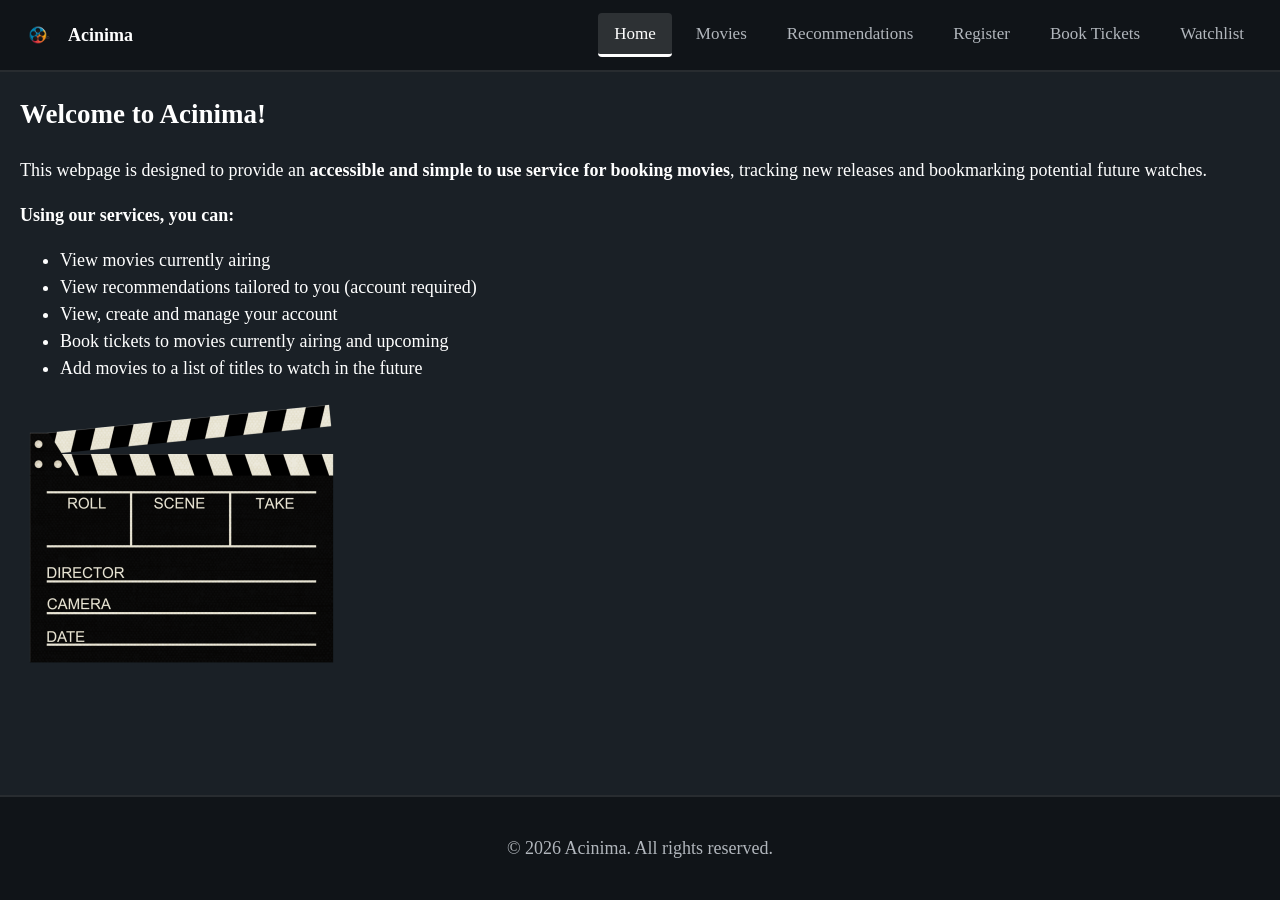
<file: index.html>
<!DOCTYPE html>
<html lang="en">
<head>
    <meta charset="UTF-8">
    <meta name="viewport" content="width=device-width, initial-scale=1.0">
    <title>Home</title>
    <link rel="stylesheet" href="css/style.css">
    <script src="js/script.js"></script>
</head>
<body>
    <header>
        <div class="logo">
            <img src="images/icon.png" alt="Acinima Logo">
            <span>Acinima</span>
        </div>
        <!-- hamburger button for mobile/tablet nav -->
        <button class="hamburger" id="hamburger-btn">
            <span></span>
            <span></span>
            <span></span>
        </button>
        <!-- Navigation -->
        <!-- add class="nav-item active" for current page -->
        <nav class="nav" id="nav-bar">
            <ul>
                <li><a href="index.html" class="nav-item active">Home</a></li>
                <li><a href="movies.html" class="nav-item">Movies</a></li>
                <li><a href="recommend.html" class="nav-item">Recommendations</a></li>
                <li><a href="register.html" class="nav-item">Register</a></li>
                <li><a href="booking.html" class="nav-item">Book Tickets</a></li>
                <li><a href="watchlist.html" class="nav-item">Watchlist</a></li>
            </ul>
        </nav>
    </header> 
    <!-- Main content -->
    <main>
        <!-- add classes and ids as nessesary -->
        <section>
            <h2>Welcome to Acinima!</h2>
            <p>This webpage is designed to provide an <strong>accessible and simple to use service for booking movies</strong>, tracking new releases and bookmarking potential future watches.</p>
            <p><strong>Using our services, you can:</strong></p>
            <ul>
            <li>View movies currently airing</li>
            <li>View recommendations tailored to you (account required)</li>
            <li>View, create and manage your account</li>
            <li>Book tickets to movies currently airing and upcoming</li>
            <li>Add movies to a list of titles to watch in the future</li>
            </ul>
            <img src="images/clapperboard.png" alt="Film clapper board">
        </section>
    </main>
    <footer>
        <p>&copy; 2026 Acinima. All rights reserved.</p>
    </footer>
</body>
</html>
</file>
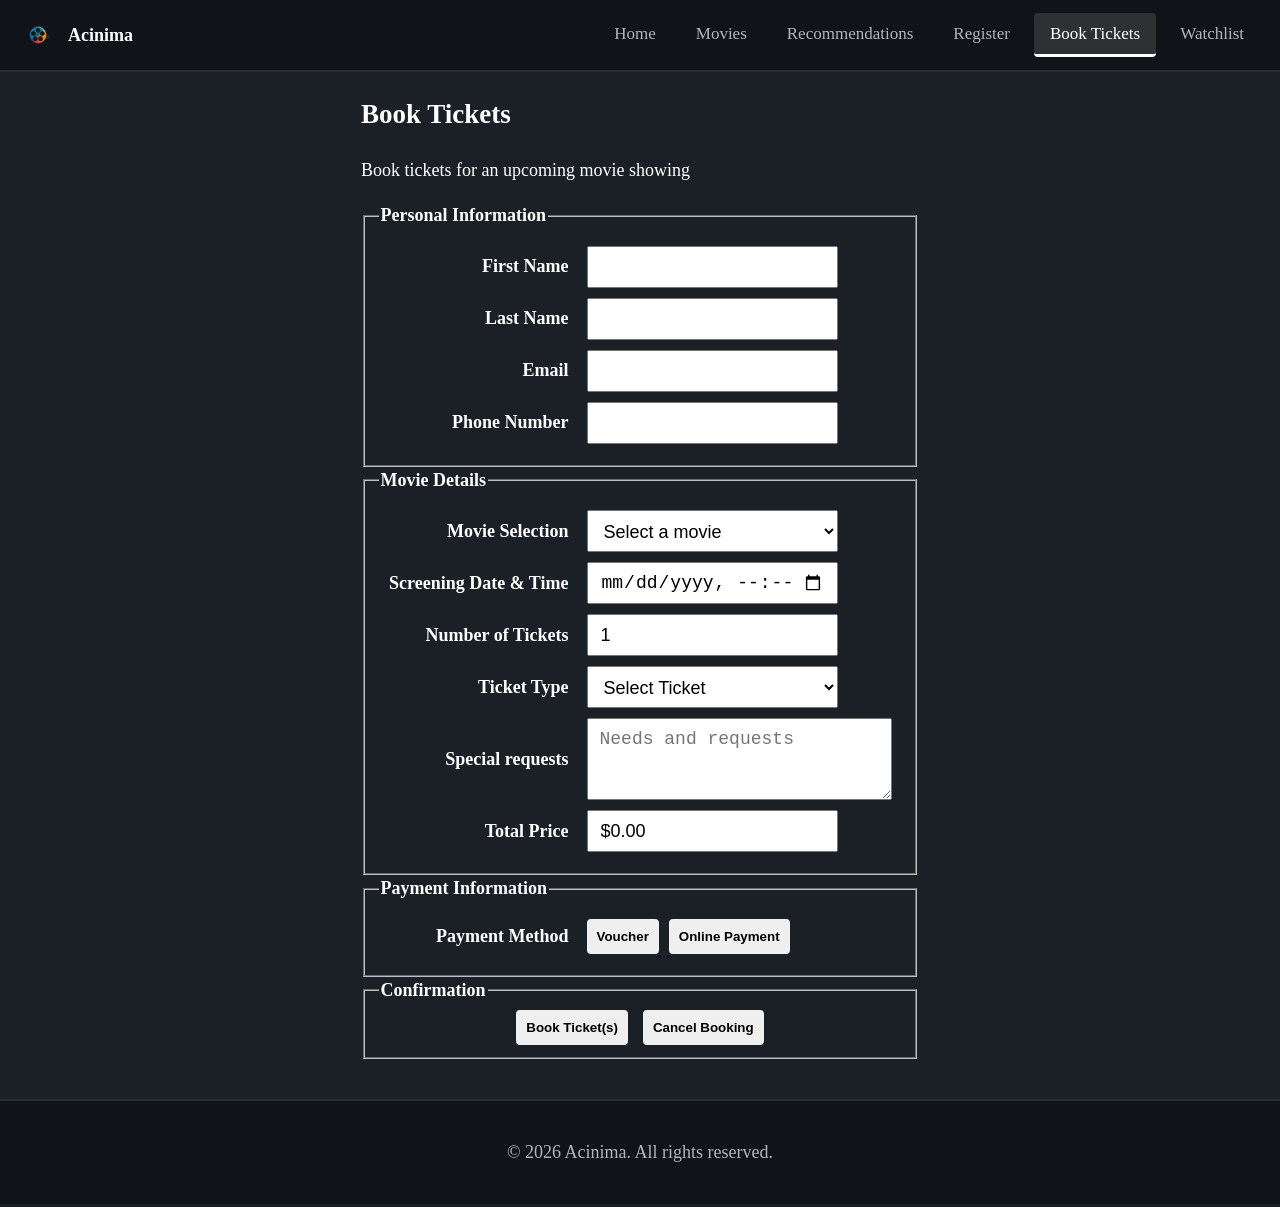
<file: booking.html>
<!DOCTYPE html>
<html lang="en">
<head>
    <meta charset="UTF-8">
    <meta name="viewport" content="width=device-width, initial-scale=1.0">
    <title>Booking</title>
    <link rel="stylesheet" href="css/style.css">
    <script src="js/script.js"></script>
</head>
<body>
    <header>
        <div class="logo">
            <img src="images/icon.png" alt="Acinima Logo">
            <span>Acinima</span>
        </div>
        <!-- hamburger button for mobile/tablet nav -->
        <button class="hamburger" id="hamburger-btn">
            <span></span>
            <span></span>
            <span></span>
        </button>
        <!-- Navigation -->
        <!-- add class="nav-item active" for current page -->
        <nav class="nav" id="nav-bar">
            <ul>
                <li><a href="index.html" class="nav-item">Home</a></li>
                <li><a href="movies.html" class="nav-item">Movies</a></li>
                <li><a href="recommend.html" class="nav-item">Recommendations</a></li>
                <li><a href="register.html" class="nav-item">Register</a></li>
                <li><a href="booking.html" class="nav-item active">Book Tickets</a></li>
                <li><a href="watchlist.html" class="nav-item">Watchlist</a></li>
            </ul>
        </nav>
    </header> 
    <!-- Main content -->
    <main>
        <div class="centered">
            <section>
                <h2>Book Tickets</h2>
                <p>Book tickets for an upcoming movie showing</p>
                <form id="form-book" method="post" action="http://mercury.swin.edu.au/it000000/cos10005/regtest.php">
                    <fieldset>
                        <legend>Personal Information</legend>
                        <div class="textinput">
                            <label for="fname">First Name</label>
                            <input id="fname" type="text" name="fname"/>
                        </div>
                        <div class="textinput">
                            <label for="lname">Last Name</label>
                            <input id="lname" type="text" name="lname"/>
                        </div>
                        <div class="textinput">
                            <label for="email">Email</label>
                            <input id="email" type="text" name="email"/>
                        </div>
                        <div class="textinput">
                            <label for="phone">Phone Number</label>
                            <input id="phone" type="text" name="phone"/>
                        </div>
                    </fieldset>
                    <fieldset>
                        <legend>Movie Details</legend>
                        <div class="dropdowninput">
                            <label for="movie">Movie Selection</label>
                            <select id="movie" name="movie">
                                <option value="">Select a movie</option>
                            </select>
                        </div>
                        <div class="textinput">
                            <label for="screening-date">Screening Date & Time</label>
                            <input type="datetime-local" id="screening-date" name="screening-date"/>
                        </div>
                        <div class="textinput">
                            <label for="num-tickets">Number of Tickets</label>
                            <input type="number" id="num-tickets" name="num-tickets" value="1"/>
                        </div>
                        <div class="dropdowninput">
                            <label for="tickettype">Ticket Type</label>
                            <select class="form-select" id="tickettype" name="tickettype">
                                <option value="">Select Ticket</option>
                                <option value="adult">Adult</option>
                                <option value="child">Child</option>
                                <option value="student">Student</option>
                                <option value="senior">Senior</option>
                            </select>
                        </div>
                        <div class="textinput">
                            <label for="requests">Special requests</label>
                            <textarea id="requests" name="requests" rows="3" cols="24" placeholder="Needs and requests"></textarea>
                        </div>
                        <div class="textinput">
                            <label for="total-price">Total Price</label>
                            <input id="total-price" type="text" name="total-price" readonly value="$0.00"/>
                        </div>
                    </fieldset>
                    <fieldset>
                        <legend>Payment Information</legend>
                        <div class="payment-row">
                            <span class="payment-label">Payment Method</span>
                            <div class="buttons">
                                <button type="button" id="voucher">Voucher</button>
                                <button type="button" id="card">Online Payment</button>
                            </div>
                        </div>
                        
                        <!-- payment detail fields are hidden until the associated option is picked -->
                        <div id="vouchercontainer">
                            <div class="textinput">
                                <label for="vouchercode">Voucher Code</label>
                                <input id="vouchercode" type="text" name="vouchercode" placeholder="xxxx xxxx xxxx"/>
                            </div>
                        </div>

                        <div id="paymentcontainer">
                            <div class="payment-row">
                                <span class="payment-label">Card Type</span>
                                <div class="buttons">
                                    <button type="button" id="visamaster">Visa/Mastercard</button>
                                    <button type="button" id="amex">Amex</button>
                                </div>
                            </div>
                            <div class="textinput">
                                <label for="cardnumber">Card Number</label>
                                <input id="cardnumber" type="text" name="cardnumber"/>
                            </div>
                            <div class="payment-row">
                                <span class="payment-label"></span>
                                <div class="buttons">
                                    <button type="button" id="aboveemail">Same as Email</button>
                                </div>
                            </div>
                            <div class="textinput">
                                <label for="billemail">Billing Email Address</label>
                                <input id="billemail" type="text" name="billemail"/>
                            </div>
                        </div>
                    </fieldset>
                    <fieldset>
                        <legend>Confirmation</legend>
                        <div class="buttoninput">
                            <input type="submit" value="Book Ticket(s)"/>
                            <input type="reset" value="Cancel Booking"/>
                        </div>
                    </fieldset>
                     
                </form>
            </section>
        </div>
    </main>
    <footer>
        <p>&copy; 2026 Acinima. All rights reserved.</p>
    </footer>
</body>
</html>
</file>
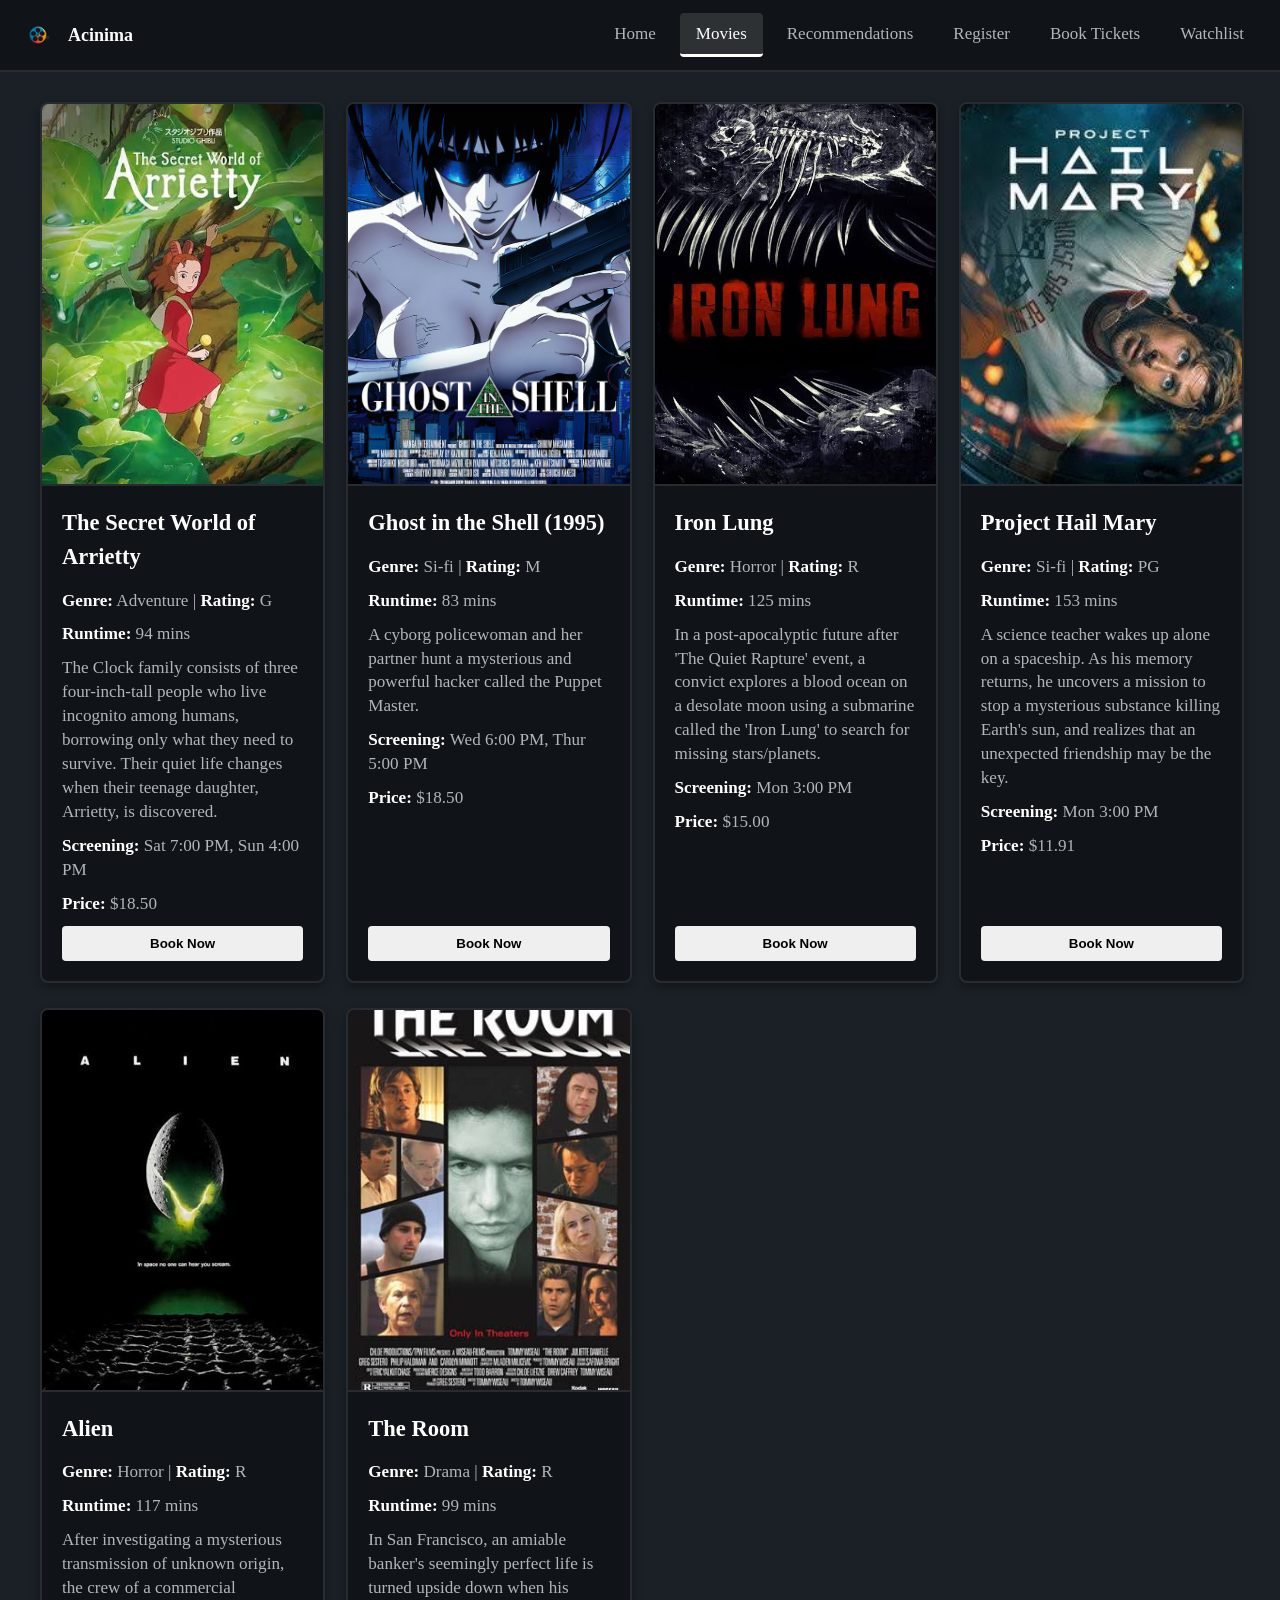
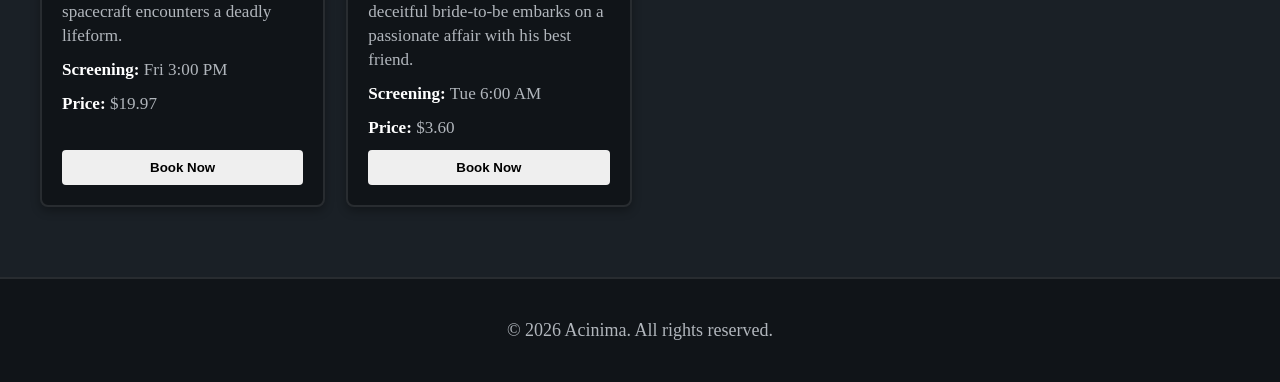
<file: movies.html>
<!DOCTYPE html>
<html lang="en">
<head>
    <meta charset="UTF-8">
    <meta name="viewport" content="width=device-width, initial-scale=1.0">
    <title>Movies</title>
    <link rel="stylesheet" href="css/style.css">
    <script src="js/script.js"></script>
</head>
<body>
    <header>
        <div class="logo">
            <img src="images/icon.png" alt="Acinima Logo">
            <span>Acinima</span>
        </div>
        <!-- hamburger button for mobile/tablet nav -->
        <button class="hamburger" id="hamburger-btn">
            <span></span>
            <span></span>
            <span></span>
        </button>
        <!-- Navigation -->
        <!-- add class="nav-item active" for current page -->
        <nav class="nav" id="nav-bar">
            <ul>
                <li><a href="index.html" class="nav-item">Home</a></li>
                <li><a href="movies.html" class="nav-item active">Movies</a></li>
                <li><a href="recommend.html" class="nav-item">Recommendations</a></li>
                <li><a href="register.html" class="nav-item">Register</a></li>
                <li><a href="booking.html" class="nav-item">Book Tickets</a></li>
                <li><a href="watchlist.html" class="nav-item">Watchlist</a></li>
            </ul>
        </nav>
    </header> 
    <!-- Main content -->
    <main>
        <!-- movies page container -->
        <div id="movies-grid" class="movies-grid-container">
            <!-- js script automatically inserts the movie cards here -->
        </div>
    </main>
    <footer>
        <p>&copy; 2026 Acinima. All rights reserved.</p>
    </footer>
</body>
</html>
</file>
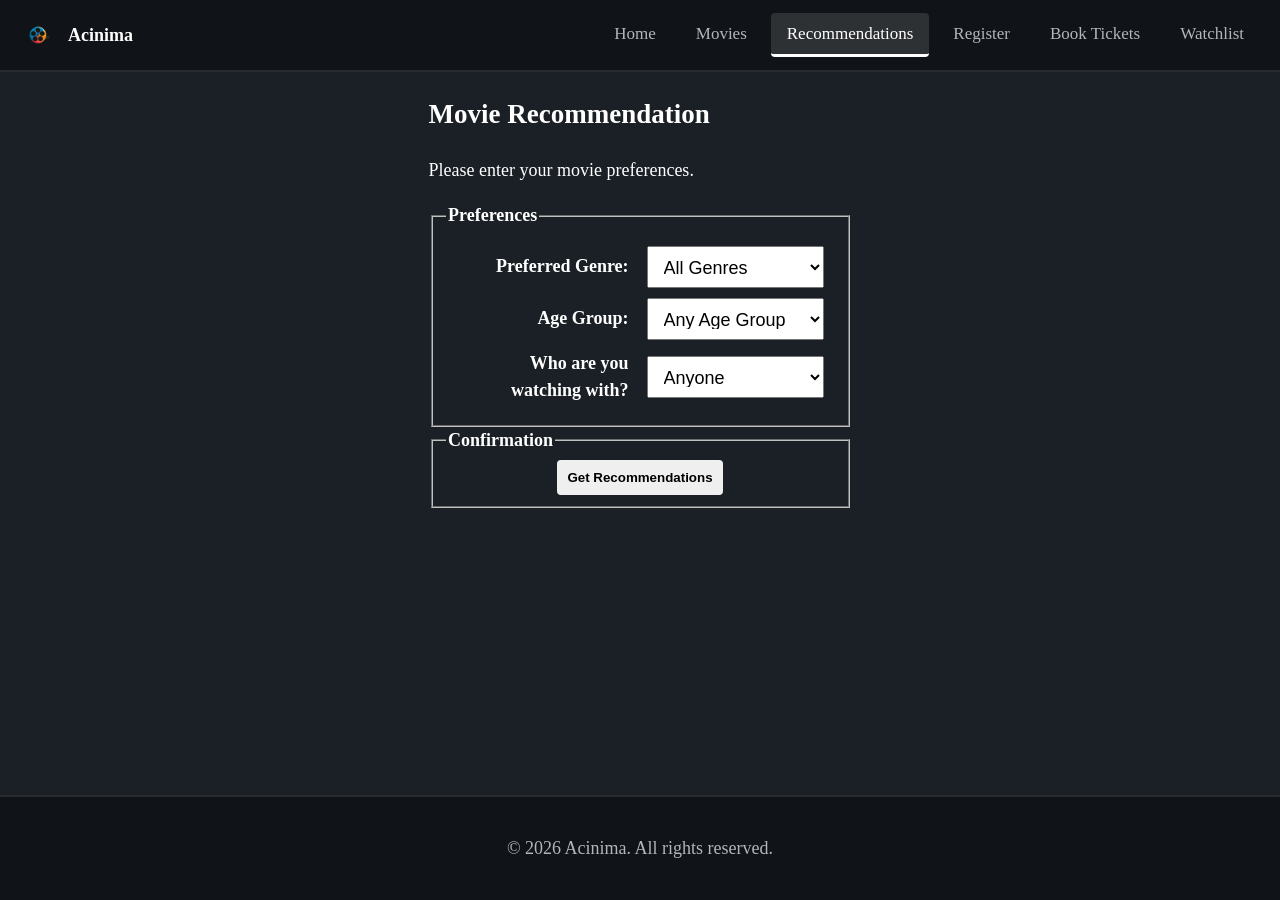
<file: recommend.html>
<!DOCTYPE html>
<html lang="en">
<head>
    <meta charset="UTF-8">
    <meta name="viewport" content="width=device-width, initial-scale=1.0">
    <title>Recommendations</title>
    <link rel="stylesheet" href="css/style.css">
    <script src="js/script.js"></script>
</head>
<body>
    <header>
        <div class="logo">
            <img src="images/icon.png" alt="Acinima Logo">
            <span>Acinima</span>
        </div>
        <!-- hamburger button for mobile/tablet nav -->
        <button class="hamburger" id="hamburger-btn">
            <span></span>
            <span></span>
            <span></span>
        </button>
        <!-- Navigation -->
        <!-- add class="nav-item active" for current page -->
        <nav class="nav" id="nav-bar">
            <ul>
                <li><a href="index.html" class="nav-item">Home</a></li>
                <li><a href="movies.html" class="nav-item">Movies</a></li>
                <li><a href="recommend.html" class="nav-item active">Recommendations</a></li>
                <li><a href="register.html" class="nav-item">Register</a></li>
                <li><a href="booking.html" class="nav-item">Book Tickets</a></li>
                <li><a href="watchlist.html" class="nav-item">Watchlist</a></li>
            </ul>
        </nav>
    </header> 
    <!-- Main content -->
    <main>
        <div class="centered">
            <section>
                <h2>Movie Recommendation</h2>
                <p>Please enter your movie preferences.</p>
                
                <div id="recommendation-form">
                    <fieldset>
                        <legend>Preferences</legend>
                        <!-- genre select -->
                        <div class="dropdowninput">
                            <label for="rec-genre">Preferred Genre:</label>
                            <select id="rec-genre">
                                <option value="">All Genres</option>
                                <option value="Adventure">Adventure</option>
                                <option value="Si-fi">Si-fi</option>
                                <option value="Horror">Horror</option>
                                <option value="Drama">Drama</option>
                            </select>
                        </div>

                        <!-- age group select -->
                        <div class="dropdowninput">
                            <label for="rec-age">Age Group:</label>
                            <select id="rec-age">
                                <option value="">Any Age Group</option>
                                <option value="Child">Child</option>
                                <option value="Teen">Teen</option>
                                <option value="Adult">Adult</option>
                                <option value="Family">Family</option>
                            </select>
                        </div>

                        <!-- viewing with select -->
                        <div class="dropdowninput">
                            <label for="rec-viewing">Who are you watching with?</label>
                            <select id="rec-viewing">
                                <option value="">Anyone</option>
                                <option value="Family">Family</option>
                                <option value="Friends">Friends</option>
                                <option value="Solo">Solo</option>
                                <option value="Date Night">Date Night</option>
                            </select>
                        </div>
                    </fieldset>
                    <fieldset>
                        <legend>Confirmation</legend>
                        <div class="buttoninput">
                        <button type="button" id="recommend-btn">Get Recommendations</button>
                        </div>
                    </fieldset>
                </div>
            </section>
        </div>
        <div id="recommendation-results" class="movies-grid-container"></div>
    </main>
    <footer>
        <p>&copy; 2026 Acinima. All rights reserved.</p>
    </footer>
</body>
</html>
</file>
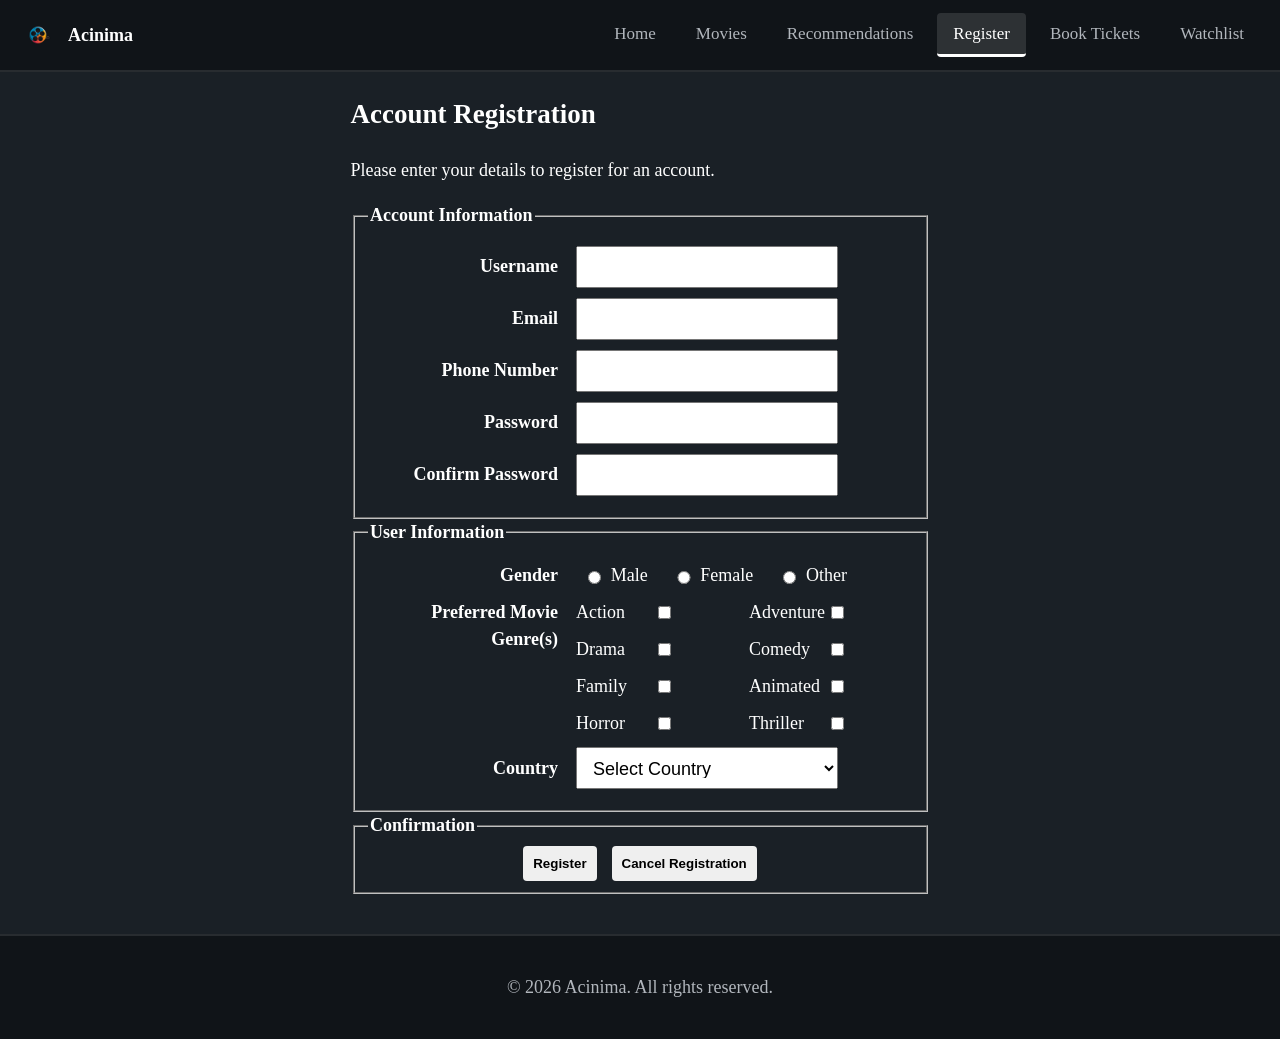
<file: register.html>
<!DOCTYPE html>
<html lang="en">
<head>
    <meta charset="UTF-8">
    <meta name="viewport" content="width=device-width, initial-scale=1.0">
    <title>Register</title>
    <link rel="stylesheet" href="css/style.css">
    <script src="js/script.js"></script>
</head>
<body>
    <header>
        <div class="logo">
            <img src="images/icon.png" alt="Acinima Logo">
            <span>Acinima</span>
        </div>
        <!-- hamburger button for mobile/tablet nav -->
        <button class="hamburger" id="hamburger-btn">
            <span></span>
            <span></span>
            <span></span>
        </button>
        <!-- Navigation -->
        <!-- add class="nav-item active" for current page -->
        <nav class="nav" id="nav-bar">
            <ul>
                <li><a href="index.html" class="nav-item">Home</a></li>
                <li><a href="movies.html" class="nav-item">Movies</a></li>
                <li><a href="recommend.html" class="nav-item">Recommendations</a></li>
                <li><a href="register.html" class="nav-item active">Register</a></li>
                <li><a href="booking.html" class="nav-item">Book Tickets</a></li>
                <li><a href="watchlist.html" class="nav-item">Watchlist</a></li>
            </ul>
        </nav>
    </header> 
    <!-- Main content -->
    <main>
        <!-- add classes and ids as nessesary -->
        <div class="centered">
            <section>
                <h2>Account Registration</h2>
                <p>Please enter your details to register for an account.</p>
                <form id="form-register" method="post" action="http://mercury.swin.edu.au/it000000/cos10005/regtest.php">
                    <fieldset>
                        <legend>Account Information</legend>
                        <!-- Uses text input for all inputs since JavaScript validation is used -->
                        <div class="textinput">
                            <label for="uname">Username</label>
                            <input id="uname" type="text" name="uname"/>
                        </div>
                        <div class="textinput">
                            <label for="email">Email</label>
                            <input id="email" type="text" name="email"/>
                        </div>
                        <div class="textinput">
                            <label for="phone">Phone Number</label>
                            <input id="phone" type="text" name="phone"/>
                        </div>
                        <div class="textinput">
                            <label for="password">Password</label>
                            <input id="password" type="password" name="password"/>
                        </div>
                        <div class="textinput">
                            <label for="confirm-password">Confirm Password</label>
                            <input id="confirm-password" type="password" name="confirm-password"/>
                        </div>
                    </fieldset>

                    <fieldset>
                        <legend>User Information</legend>
                        <div class="radioinput">
                            <span class="radiolabel">Gender</span>

                            <input id="genm" type="radio" name="gender" value="M" />
                            <label for="genm">Male</label>

                            <input id="genf" type="radio" name="gender" value="F" />
                            <label for="genf">Female</label>

                            <input id="genx" type="radio" name="gender" value="X" />
                            <label for="genx">Other</label>
                        </div>
                    <!-- Action, Adventure, Drama, Comedy, Family, Animated, Horror, Thriller -->
                        <div class="checkboxinput">
                            <span class="checkboxlabel">Preferred Movie Genre(s)</span>
                            <div class="genre-grid">
                                <div class="checkbox-item">
                                    <label for="Action">Action</label>
                                    <input type="checkbox" id="Action" name="genre[]" value="Action" />
                                </div>
                                <div class="checkbox-item">
                                    <label for="Adventure">Adventure</label>
                                    <input type="checkbox" id="Adventure" name="genre[]" value="Adventure" />
                                </div>
                                <div class="checkbox-item">
                                    <label for="Drama">Drama</label>
                                    <input type="checkbox" id="Drama" name="genre[]" value="Drama" />
                                </div>
                                <div class="checkbox-item">
                                    <label for="Comedy">Comedy</label>
                                    <input type="checkbox" id="Comedy" name="genre[]" value="Comedy" />
                                </div>
                                <div class="checkbox-item">
                                    <label for="Family">Family</label>
                                    <input type="checkbox" id="Family" name="genre[]" value="Family" />
                                </div>
                                <div class="checkbox-item">
                                    <label for="Animated">Animated</label>
                                    <input type="checkbox" id="Animated" name="genre[]" value="Animated" />
                                </div>
                                <div class="checkbox-item">
                                    <label for="Horror">Horror</label>
                                    <input type="checkbox" id="Horror" name="genre[]" value="Horror" />
                                </div>
                                <div class="checkbox-item">
                                    <label for="Thriller">Thriller</label>
                                    <input type="checkbox" id="Thriller" name="genre[]" value="Thriller" />
                                </div>
                            </div>
                        </div>
                        <div class="dropdowninput">
                            <label for="country">Country</label>
                            <select class="form-select" id="country" name="country">
                                <option value="">Select Country</option>
                                <option value="AF">Afghanistan</option>
                                <option value="AL">Albania</option>
                                <option value="DZ">Algeria</option>
                                <option value="AD">Andorra</option>
                                <option value="AO">Angola</option>
                                <option value="AG">Antigua and Barbuda</option>
                                <option value="AR">Argentina</option>
                                <option value="AM">Armenia</option>
                                <option value="AU">Australia</option>
                                <option value="AT">Austria</option>
                                <option value="AZ">Azerbaijan</option>
                                <option value="BS">Bahamas</option>
                                <option value="BH">Bahrain</option>
                                <option value="BD">Bangladesh</option>
                                <option value="BB">Barbados</option>
                                <option value="BY">Belarus</option>
                                <option value="BE">Belgium</option>
                                <option value="BZ">Belize</option>
                                <option value="BJ">Benin</option>
                                <option value="BT">Bhutan</option>
                                <option value="BO">Bolivia (Plurinational State of)</option>
                                <option value="BA">Bosnia and Herzegovina</option>
                                <option value="BW">Botswana</option>
                                <option value="BR">Brazil</option>
                                <option value="BN">Brunei Darussalam</option>
                                <option value="BG">Bulgaria</option>
                                <option value="BF">Burkina Faso</option>
                                <option value="BI">Burundi</option>
                                <option value="CV">Cabo Verde</option>
                                <option value="KH">Cambodia</option>
                                <option value="CM">Cameroon</option>
                                <option value="CA">Canada</option>
                                <option value="CF">Central African Republic</option>
                                <option value="TD">Chad</option>
                                <option value="CL">Chile</option>
                                <option value="CN">China</option>
                                <option value="CO">Colombia</option>
                                <option value="KM">Comoros</option>
                                <option value="CG">Congo</option>
                                <option value="CD">Congo, Democratic Republic of the</option>
                                <option value="CR">Costa Rica</option>
                                <option value="HR">Croatia</option>
                                <option value="CU">Cuba</option>
                                <option value="CY">Cyprus</option>
                                <option value="CZ">Czech Republic</option>
                                <option value="CI">Côte d'Ivoire</option>
                                <option value="DK">Denmark</option>
                                <option value="DJ">Djibouti</option>
                                <option value="DM">Dominica</option>
                                <option value="DO">Dominican Republic</option>
                                <option value="EC">Ecuador</option>
                                <option value="EG">Egypt</option>
                                <option value="SV">El Salvador</option>
                                <option value="GQ">Equatorial Guinea</option>
                                <option value="ER">Eritrea</option>
                                <option value="EE">Estonia</option>
                                <option value="SZ">Eswatini (Swaziland)</option>
                                <option value="ET">Ethiopia</option>
                                <option value="FJ">Fiji</option>
                                <option value="FI">Finland</option>
                                <option value="FR">France</option>
                                <option value="GA">Gabon</option>
                                <option value="GM">Gambia</option>
                                <option value="GE">Georgia</option>
                                <option value="DE">Germany</option>
                                <option value="GH">Ghana</option>
                                <option value="GR">Greece</option>
                                <option value="GD">Grenada</option>
                                <option value="GT">Guatemala</option>
                                <option value="GN">Guinea</option>
                                <option value="GW">Guinea-Bissau</option>
                                <option value="GY">Guyana</option>
                                <option value="HT">Haiti</option>
                                <option value="HN">Honduras</option>
                                <option value="HU">Hungary</option>
                                <option value="IS">Iceland</option>
                                <option value="IN">India</option>
                                <option value="ID">Indonesia</option>
                                <option value="IR">Iran</option>
                                <option value="IQ">Iraq</option>
                                <option value="IE">Ireland</option>
                                <option value="IL">Israel</option>
                                <option value="IT">Italy</option>
                                <option value="JM">Jamaica</option>
                                <option value="JP">Japan</option>
                                <option value="JO">Jordan</option>
                                <option value="KZ">Kazakhstan</option>
                                <option value="KE">Kenya</option>
                                <option value="KI">Kiribati</option>
                                <option value="KP">Korea, North</option>
                                <option value="KR">Korea, South</option>
                                <option value="KW">Kuwait</option>
                                <option value="KG">Kyrgyzstan</option>
                                <option value="LA">Lao People's Democratic Republic</option>
                                <option value="LV">Latvia</option>
                                <option value="LB">Lebanon</option>
                                <option value="LS">Lesotho</option>
                                <option value="LR">Liberia</option>
                                <option value="LY">Libya</option>
                                <option value="LI">Liechtenstein</option>
                                <option value="LT">Lithuania</option>
                                <option value="LU">Luxembourg</option>
                                <option value="MK">Macedonia North</option>
                                <option value="MG">Madagascar</option>
                                <option value="MW">Malawi</option>
                                <option value="MY">Malaysia</option>
                                <option value="MV">Maldives</option>
                                <option value="ML">Mali</option>
                                <option value="MT">Malta</option>
                                <option value="MH">Marshall Islands</option>
                                <option value="MR">Mauritania</option>
                                <option value="MU">Mauritius</option>
                                <option value="MX">Mexico</option>
                                <option value="FM">Micronesia</option>
                                <option value="MD">Moldova</option>
                                <option value="MC">Monaco</option>
                                <option value="MN">Mongolia</option>
                                <option value="ME">Montenegro</option>
                                <option value="MA">Morocco</option>
                                <option value="MZ">Mozambique</option>
                                <option value="MM">Myanmar (Burma)</option>
                                <option value="NA">Namibia</option>
                                <option value="NR">Nauru</option>
                                <option value="NP">Nepal</option>
                                <option value="NL">Netherlands</option>
                                <option value="NZ">New Zealand</option>
                                <option value="NI">Nicaragua</option>
                                <option value="NE">Niger</option>
                                <option value="NG">Nigeria</option>
                                <option value="NO">Norway</option>
                                <option value="OM">Oman</option>
                                <option value="PK">Pakistan</option>
                                <option value="PW">Palau</option>
                                <option value="PA">Panama</option>
                                <option value="PG">Papua New Guinea</option>
                                <option value="PY">Paraguay</option>
                                <option value="PE">Peru</option>
                                <option value="PH">Philippines</option>
                                <option value="PL">Poland</option>
                                <option value="PT">Portugal</option>
                                <option value="QA">Qatar</option>
                                <option value="RO">Romania</option>
                                <option value="RU">Russian Federation</option>
                                <option value="RW">Rwanda</option>
                                <option value="KN">Saint Kitts and Nevis</option>
                                <option value="LC">Saint Lucia</option>
                                <option value="VC">Saint Vincent and the Grenadines</option>
                                <option value="WS">Samoa</option>
                                <option value="SM">San Marino</option>
                                <option value="ST">Sao Tome and Principe</option>
                                <option value="SA">Saudi Arabia</option>
                                <option value="SN">Senegal</option>
                                <option value="RS">Serbia</option>
                                <option value="SC">Seychelles</option>
                                <option value="SL">Sierra Leone</option>
                                <option value="SG">Singapore</option>
                                <option value="SK">Slovakia</option>
                                <option value="SI">Slovenia</option>
                                <option value="SB">Solomon Islands</option>
                                <option value="SO">Somalia</option>
                                <option value="ZA">South Africa</option>
                                <option value="SS">South Sudan</option>
                                <option value="ES">Spain</option>
                                <option value="LK">Sri Lanka</option>
                                <option value="SD">Sudan</option>
                                <option value="SR">Suriname</option>
                                <option value="SE">Sweden</option>
                                <option value="CH">Switzerland</option>
                                <option value="SY">Syria</option>
                                <option value="TW">Taiwan</option>
                                <option value="TJ">Tajikistan</option>
                                <option value="TZ">Tanzania</option>
                                <option value="TH">Thailand</option>
                                <option value="TL">Timor-Leste</option>
                                <option value="TG">Togo</option>
                                <option value="TO">Tonga</option>
                                <option value="TT">Trinidad and Tobago</option>
                                <option value="TN">Tunisia</option>
                                <option value="TR">Turkey (Türkiye)</option>
                                <option value="TM">Turkmenistan</option>
                                <option value="TV">Tuvalu</option>
                                <option value="UG">Uganda</option>
                                <option value="UA">Ukraine</option>
                                <option value="AE">United Arab Emirates</option>
                                <option value="GB">United Kingdom</option>
                                <option value="US">United States</option>
                                <option value="UY">Uruguay</option>
                                <option value="UZ">Uzbekistan</option>
                                <option value="VU">Vanuatu</option>
                                <option value="VA">Vatican City Holy See</option>
                                <option value="VE">Venezuela</option>
                                <option value="VN">Vietnam</option>
                                <option value="YE">Yemen</option>
                                <option value="ZM">Zambia</option>
                                <option value="ZW">Zimbabwe</option>
                            </select>
                        </div>
                    </fieldset>
                    <fieldset>
                        <legend>Confirmation</legend>
                        <div class="buttoninput">
                            <input type="submit" value="Register"/>
                            <input type="reset" value="Cancel Registration"/>
                        </div>
                    </fieldset>
                </form>
            </section>
        </div>
    </main>
    <footer>
        <p>&copy; 2026 Acinima. All rights reserved.</p>
    </footer>
</body>
</html>
</file>
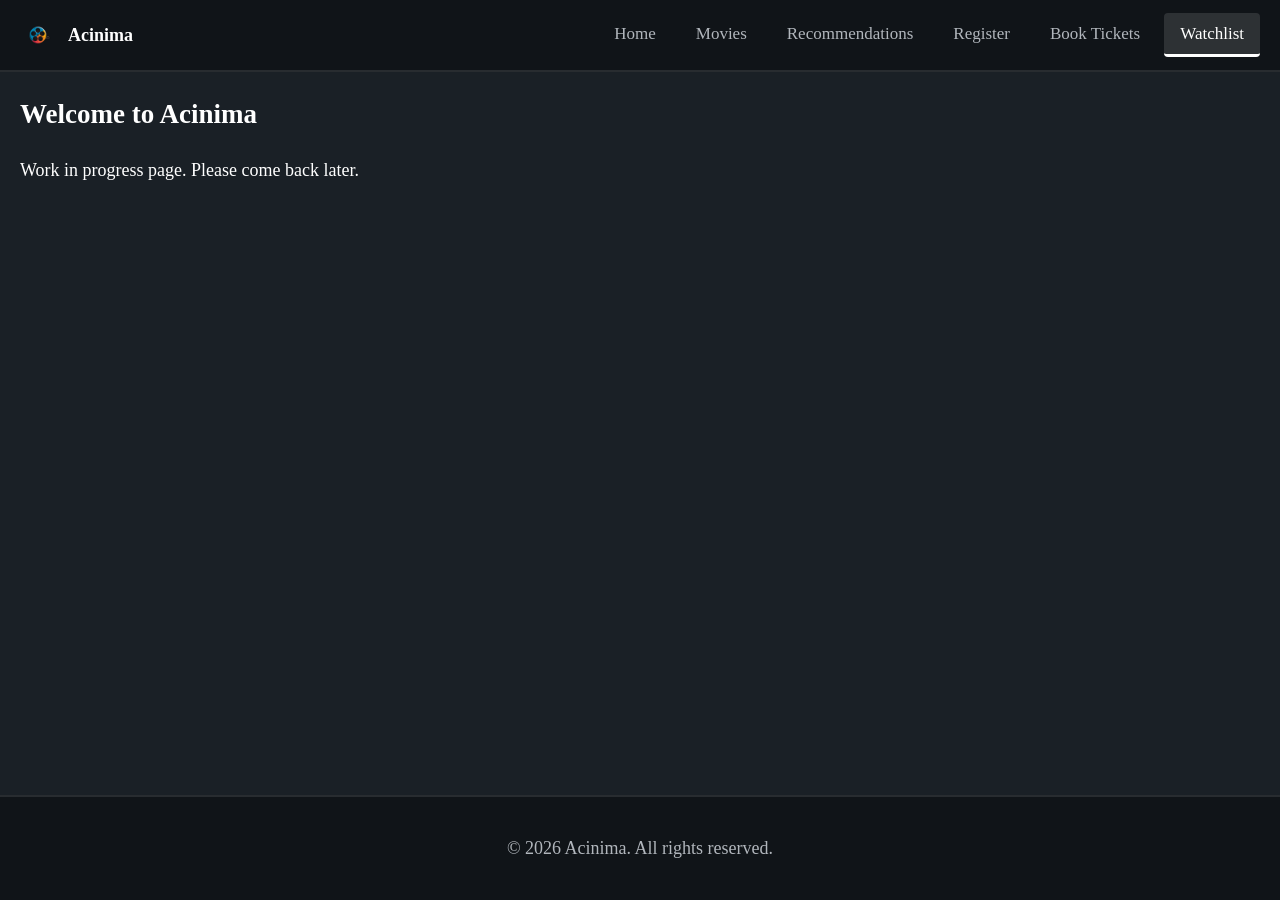
<file: watchlist.html>
<!DOCTYPE html>
<html lang="en">
<head>
    <meta charset="UTF-8">
    <meta name="viewport" content="width=device-width, initial-scale=1.0">
    <title>Watchlist</title>
    <link rel="stylesheet" href="css/style.css">
    <script src="js/script.js"></script>
</head>
<body>
    <header>
        <div class="logo">
            <img src="images/icon.png" alt="Acinima Logo">
            <span>Acinima</span>
        </div>
        <!-- hamburger button for mobile/tablet nav -->
        <button class="hamburger" id="hamburger-btn">
            <span></span>
            <span></span>
            <span></span>
        </button>
        <!-- Navigation -->
        <!-- add class="nav-item active" for current page -->
        <nav class="nav" id="nav-bar">
            <ul>
                <li><a href="index.html" class="nav-item">Home</a></li>
                <li><a href="movies.html" class="nav-item">Movies</a></li>
                <li><a href="recommend.html" class="nav-item">Recommendations</a></li>
                <li><a href="register.html" class="nav-item">Register</a></li>
                <li><a href="booking.html" class="nav-item">Book Tickets</a></li>
                <li><a href="watchlist.html" class="nav-item active">Watchlist</a></li>
            </ul>
        </nav>
    </header> 
    <!-- Main content -->
    <main>
        <!-- add classes and ids as nessesary -->
        <section>
            <h2>Welcome to Acinima</h2>
            <p>Work in progress page. Please come back later.</p>
        </section>
    </main>
    <footer>
        <p>&copy; 2026 Acinima. All rights reserved.</p>
    </footer>
</body>
</html>
</file>
<file: css/style.css>
/* header styling/logo next to header */
header {
    display: flex;
    align-items: center;
    justify-content: space-between;
    gap: 40px;
    background-color: #101418;
    padding: 0 20px;
    height: 70px;
    border-bottom: 2px solid rgba(255, 255, 255, 0.1);
}

html {
    font-size: 18px;
}
legend {
    font-weight: bold;
}
.logo {
    display: flex;
    align-items: center;
    gap: 12px;
    color: #ffffff;
    font-size: 18px;
    font-weight: 600;
    flex-shrink: 0;
}

/* fixes logo image alignment */
.logo img {
    height: 36px; 
    width: auto;
    object-fit: contain;
}

/* body styling */
body {
    background-color: #1a2026;
    color: #ffffff;
    margin: 0;
    line-height: 1.5;
    min-height: 100dvh; 
    display: flex;
    flex-direction: column;
    margin: 0;
}

footer {
    background-color: #101418;
    color: #b1b6bc;
    text-align: center;
    padding: 20px;
    border-top: 2px solid rgba(255, 255, 255, 0.1);
    margin-top: auto; 
}

/* nav bar styling */
.nav {
    display: flex;
    align-items: center;
}

/* ul fixing horizontally */
.nav ul {
    display: flex;
    gap: 8px;
    list-style: none;
    margin: 0;
    padding: 0;
}

/* nav item styling */
.nav .nav-item {
    color: #b1b6bc;
    text-decoration: none;
    padding: 8px 16px;
    border-radius: 4px;
    font-size: 17px;
    font-weight: 500;
    white-space: nowrap;
    transition: background-color 0.2s ease, color 0.2s ease, border-color 0.2s ease;
    border-bottom: 3px solid transparent;
    display: block;
}

/* nav item hover */
.nav .nav-item:hover {
    background-color: rgba(255, 255, 255, 0.08);
    color: #ffffff;
}

/* nav item selected */
.nav .nav-item.active {
    background-color: rgba(255, 255, 255, 0.12);
    color: #ffffff;
    border-bottom-color: #ffffff;
}

/* hamburger menu, hidden on desktop */
.hamburger {
    display: none;
    flex-direction: column;
    justify-content: space-between;
    width: 30px;
    height: 20px;          
    background: transparent;
    border: none;
    cursor: pointer;
    padding: 0;
    z-index: 10;
    margin: auto 0;      
}

.hamburger span {
    width: 100%;
    height: 3px;
    background-color: #ffffff;
    border-radius: 2px;
    transition: transform 0.3s ease, opacity 0.3s ease;
}
/* main content styling */
main {
    padding-inline: 20px;
    padding-bottom: 40px;
}

/* centers divs with class "centered" - have forms be centered */
.centered {
    display: flex;
    justify-content: center;
    align-items: center;
}

/* form styling */
.textinput {
    display: flex;
    align-items: center;
    margin: 10px;

}
.textinput label {
    text-align: right;
    width: 10em;
    margin-right: 1em;
    font-weight: bold;
}

.textinput input {
    width: 50%;
}

/* Style radio button input using Flexbox */
.radioinput {
	display: flex;             
	align-items: center;       
	margin: 10px;               
}

/* Style the Gender label */
.radiolabel {
	text-align: right;        
	width: 10em;               
	margin-right: 1em;
    font-weight: bold; 
}

/* Style radio buttons */
.radioinput input {
	width: 2em;                
}

/* Style radio labels */
.radioinput label {
	text-align: left;          
	margin-right: 1em;         
}

/* */
/* Style checkbox button input using Flexbox */
.checkboxinput {
	display: flex;             
	align-items: flex-start;       
	margin: 10px;               
}

/* Style the genre label */
.checkboxlabel {
	text-align: right;        
	width: 10em;               
	margin-right: 1em;        
    flex-shrink: 0; 
    font-weight: bold;
}

.genre-grid {
    display: grid;
    grid-template-columns: repeat(2, 1fr);
    gap: 10px 20px;
    flex-grow: 1;
}

.checkbox-item {
    display: flex;
    align-items: center;
    gap: 10px;
}

/* Style checkbox buttons */
.checkbox-item input {
    width: auto;
    margin: 0;
    cursor: pointer;
    flex-shrink: 0;
}

/* Style checkbox labels */
.checkbox-item label {
    width: 4em; 
    text-align: left;          
    margin: 0;      
    cursor: pointer;   
}

/* Style the Country label  */
.dropdowninput label {
    text-align: right;
    width: 10em;
    margin-right: 1em;
    font-weight: bold;
    display: inline-block;
}

.dropdowninput {
    display: flex;
    align-items: center;
    margin: 10px;
}

.dropdowninput label {
    text-align: right;
    width: 10em;
    margin-right: 1em;
    font-weight: bold;
}

.dropdowninput select {
    width: 50%;
}

/* input styling */
button, input[type="submit"], input[type="reset"]{
    margin-top: auto; 
    cursor: pointer;
    padding: 10px;
    border-radius: 4px;
    border: none;
    font-weight: bold;
}

/* text inputs, textareas, and dropdown select menus */
input[type="text"],
input[type="password"],
input[type="email"],
input[type="number"],
input[type="tel"],
input[type="datetime-local"],
select,
textarea {
    padding: 10px 12px;
    font-size: 1rem;
    box-sizing: border-box;
}

input[type="text"],
input[type="password"],
input[type="email"],
input[type="number"],
input[type="tel"],
input[type="datetime-local"],
select {
    height: 42px; 
}

.buttoninput {
    display: flex;
    justify-content: center;
    gap: 15px;
}

#vouchercontainer {
    display: none;	
}

#paymentcontainer {
    display: none;	
}

/* Payment section styling  */
.payment-row {
    display: flex;
    align-items: center;
    margin: 10px;
}

.payment-label {
    text-align: right;
    width: 10em;
    margin-right: 1em;
    font-weight: bold;
}

.payment-row .buttons {
    display: flex;
    gap: 10px;
}

/* thicker buttons
.payment-row button {
    cursor: pointer;
    padding: 6px 12px;
}
*/

/* movie grid display */
.movies-grid-container {
    display: grid;
    grid-template-columns: repeat(auto-fit, minmax(280px, 1fr));
    gap: 25px;
    padding: 30px 20px;
    max-width: 1200px;
    margin: 0 auto;
    justify-content: start;
}

/* movie card styling */
.movie-card {
    background-color: #101418;
    border: 2px solid rgba(255, 255, 255, 0.1);
    border-radius: 8px;
    overflow: hidden;
    box-shadow: 0 4px 10px rgba(0, 0, 0, 0.3);
    display: flex;
    flex-direction: column;
    transition: transform 0.2s ease, border-color 0.2s ease;
    max-width: 380px; 
    width: 100%;
}

.movie-card:hover {
    transform: translateY(-4px);
    border-color: rgba(255, 255, 255, 0.3);
}

/* poster sizing */
.movie-poster {
    width: 100%;
    height: 380px;
    object-fit: cover;
    border-bottom: 2px solid rgba(255, 255, 255, 0.1);
}

/* text content & padding */
.movie-info {
    padding: 20px;
    display: flex;
    flex-direction: column;
    gap: 10px;
    flex-grow: 1;
}

.movie-info h3 {
    margin: 0 0 5px 0;
    font-size: 1.25rem;
    color: #ffffff;
}

.movie-info p {
    margin: 0;
    font-size: 0.95rem;
    color: #b1b6bc; 
    line-height: 1.4;
}

.movie-info strong {
    color: #ffffff;
}

.movie-info .book-btn {
    margin-top: auto; 
    cursor: pointer;
    padding: 10px;
    border-radius: 4px;
    border: none;
    font-weight: bold;
}

/* tablet and mobile styling, hamburger menu nav */
@media (max-width: 1023px) {
    header {
        justify-content: space-between;
        position: relative;
    }

    .hamburger {
        display: flex;
    }

    /* hidden by default vertical dropdown from side of screen, scroll bar on nav if screen is too short */
    .nav {
        display: flex;
        position: fixed;
        top: 70px; 
        right: -100%; 
        width: auto;
        min-width: 220px;
        max-height: calc(100dvh - 70px);
        overflow-y: auto;
        background-color: #101418;
        border-left: 2px solid rgba(255, 255, 255, 0.1);
        border-bottom: 2px solid rgba(255, 255, 255, 0.1);
        padding: 35px 20px 20px 20px;
        box-sizing: border-box;
        box-shadow: -10px 10px 20px rgba(0, 0, 0, 0.3);
        transition: right 0.3s ease-in-out;
        z-index: 9;
    }

    /* When JavaScript adds the '.open' class, show the nav */
    .nav.open {
        right: 0;
    }

    /* Make the list items stack vertically */
    .nav ul {
        flex-direction: column;
        gap: 6px;
        width: 100%;
    }

    .nav .nav-item {
        padding: 10px 14px;
        border-bottom: none; 
        border-left: 4px solid transparent;
    }

    /* vertical state */
    .nav .nav-item.active {
        border-bottom-color: transparent;
        border-left-color: #ffffff;
    }

    /* alternate display of movies grid for mobile/tablet */
    .movies-grid-container {
        padding: 15px 10px;
        gap: 15px;
    }

    /* movie cards are horizontal rows */
    .movie-card {
        flex-direction: row;
        align-items: stretch;
    }

    /* fix poster width for mobile */
    .movie-poster {
        width: 110px;
        height: auto; /* Lets it scale naturally with the row height */
        min-height: 160px;
        border-bottom: none;
        border-right: 2px solid rgba(255, 255, 255, 0.1);
        flex-shrink: 0;
    }

    .movie-info {
        padding: 12px;
        gap: 6px;
        flex-grow: 1;
    }

    .movie-info h3 {
        font-size: 1.1rem;
    }

    .movie-info p {
        font-size: 0.85rem;
    }
}
</file>
